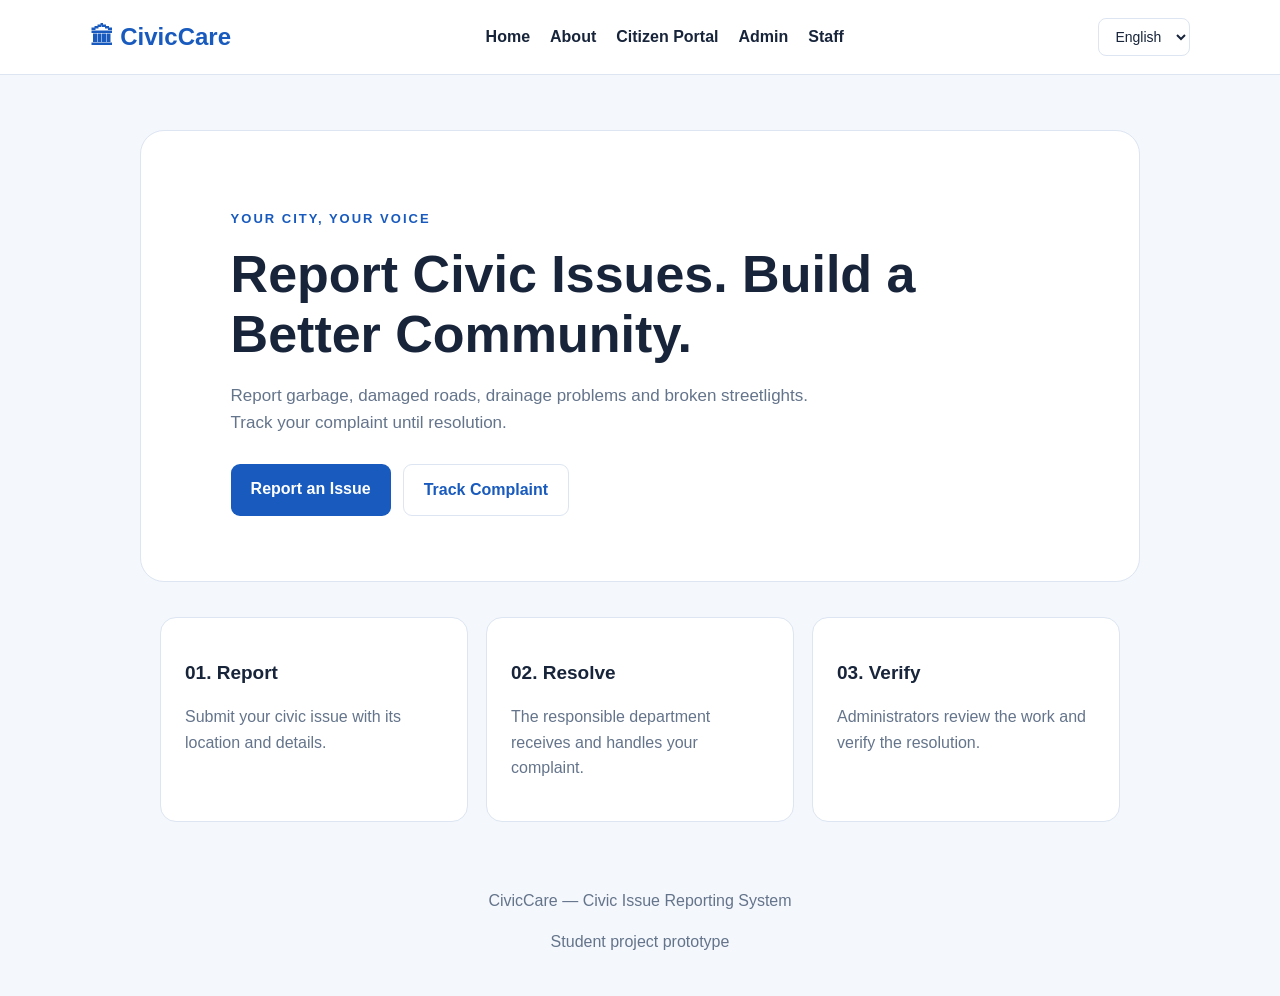
<file: index.html>
<!DOCTYPE html>
<html lang="en">
<head>
  <meta charset="UTF-8">
  <meta name="viewport" content="width=device-width, initial-scale=1.0">
  <title>CivicCare | Civic Issue Reporting</title>
  <link rel="stylesheet" href="style.css">
  <script src="script.js" defer></script>
</head>
<body>
  <header class="navbar">
    <a href="index.html" class="brand">🏛 CivicCare</a>

    <nav>
      <a href="#home" data-en="Home" data-ta="முகப்பு">Home</a>
      <a href="#about" data-en="About" data-ta="எங்களைப் பற்றி">About</a>
      <a href="citizen.html" data-en="Citizen Portal" data-ta="மக்கள் தளம்">Citizen Portal</a>
      <a href="admin.html" data-en="Admin" data-ta="நிர்வாகம்">Admin</a>
      <a href="department.html" data-en="Staff" data-ta="பணியாளர்">Staff</a>
    </nav>

    <select id="languageSelect" aria-label="Choose language">
      <option value="en">English</option>
      <option value="ta">தமிழ்</option>
    </select>
  </header>

  <main id="home" class="hero">
    <p class="eyebrow"
       data-en="YOUR CITY, YOUR VOICE"
       data-ta="உங்கள் நகரம், உங்கள் குரல்">
      YOUR CITY, YOUR VOICE
    </p>

    <h1 data-en="Report Civic Issues. Build a Better Community."
        data-ta="பொதுப் பிரச்சினைகளைப் பதிவு செய்யுங்கள். சிறந்த சமூகத்தை உருவாக்குங்கள்.">
      Report Civic Issues. Build a Better Community.
    </h1>

    <p class="hero-text"
       data-en="Report garbage, damaged roads, drainage problems and broken streetlights. Track your complaint until resolution."
       data-ta="குப்பைகள், சேதமடைந்த சாலைகள், வடிகால் பிரச்சினைகள் மற்றும் பழுதடைந்த தெருவிளக்குகளைப் பதிவு செய்யுங்கள். தீர்வு கிடைக்கும் வரை புகாரைக் கண்காணியுங்கள்.">
      Report garbage, damaged roads, drainage problems and
      broken streetlights. Track your complaint until resolution.
    </p>

    <div class="actions">
      <a class="button primary" href="citizen.html"
         data-en="Report an Issue"
         data-ta="பிரச்சினையைப் பதிவு செய்க">
        Report an Issue
      </a>

      <a class="button secondary" href="citizen.html#track"
         data-en="Track Complaint"
         data-ta="புகாரைக் கண்காணிக்க">
        Track Complaint
      </a>
    </div>
  </main>

  <section class="features" id="about">
    <article class="feature-card">
      <h2 data-en="01. Report" data-ta="01. புகார் பதிவு">01. Report</h2>
      <p data-en="Submit your civic issue with its location and details."
         data-ta="பிரச்சினையின் இடம் மற்றும் விவரங்களுடன் புகாரைப் பதிவு செய்யுங்கள்.">
        Submit your civic issue with its location and details.
      </p>
    </article>

    <article class="feature-card">
      <h2 data-en="02. Resolve" data-ta="02. தீர்வு">02. Resolve</h2>
      <p data-en="The responsible department receives and handles your complaint."
         data-ta="சம்பந்தப்பட்ட துறை உங்கள் புகாரைப் பெற்று நடவடிக்கை எடுக்கும்.">
        The responsible department receives and handles your complaint.
      </p>
    </article>

    <article class="feature-card">
      <h2 data-en="03. Verify" data-ta="03. சரிபார்ப்பு">03. Verify</h2>
      <p data-en="Administrators review the work and verify the resolution."
         data-ta="நிர்வாகிகள் பணியை ஆய்வு செய்து தீர்வைச் சரிபார்ப்பார்கள்.">
        Administrators review the work and verify the resolution.
      </p>
    </article>
  </section>

  <footer>
    <p data-en="CivicCare — Civic Issue Reporting System"
       data-ta="CivicCare — பொதுப் பிரச்சினைகள் புகார் அமைப்பு">
      CivicCare — Civic Issue Reporting System
    </p>
    <p data-en="Student project prototype"
       data-ta="மாணவர் திட்ட மாதிரி">
      Student project prototype
    </p>
  </footer>
</body>
</html>
</file>
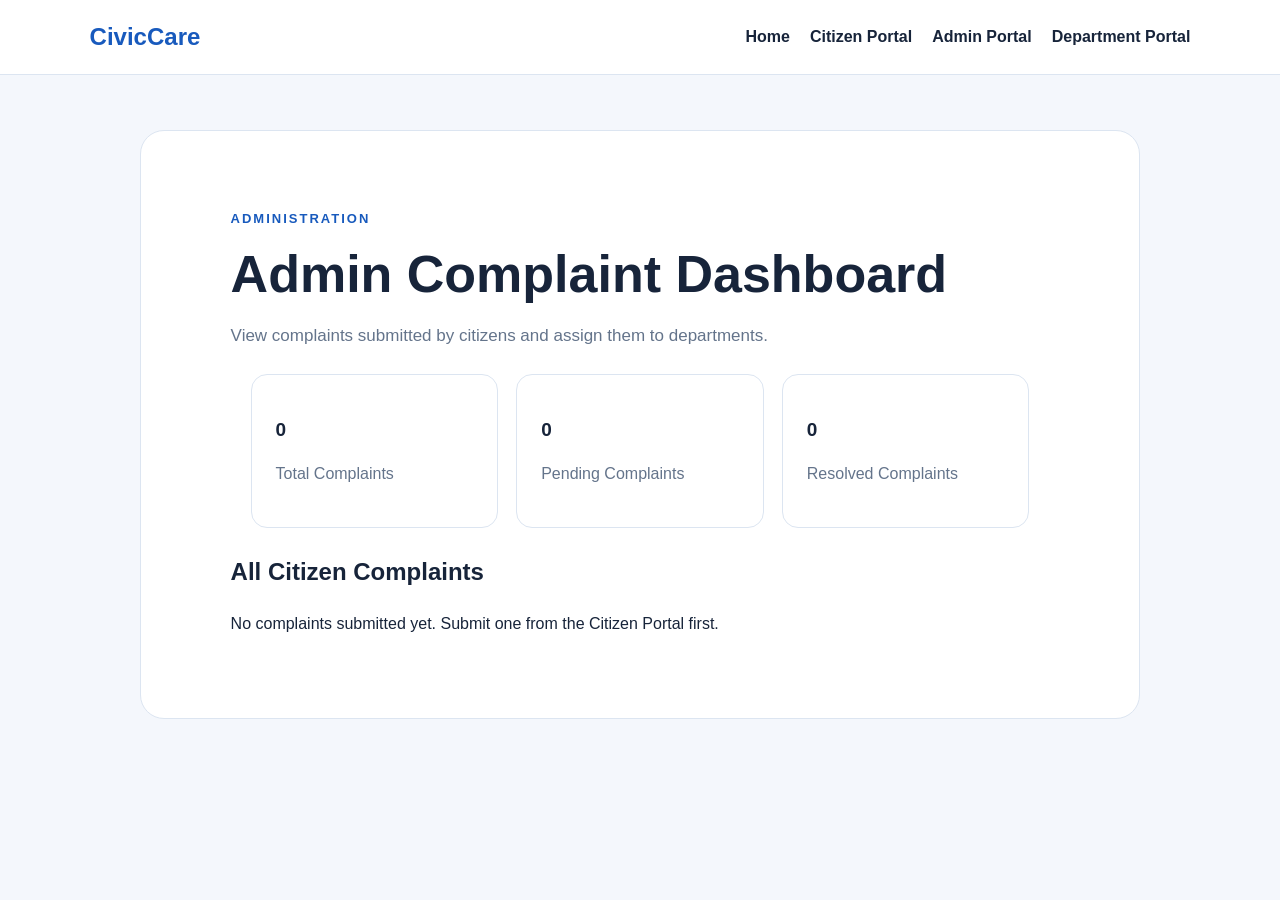
<file: admin.html>
<!DOCTYPE html>
<html lang="en">
<head>
  <meta charset="UTF-8">
  <meta name="viewport" content="width=device-width, initial-scale=1.0">
  <title>Admin Portal | CivicCare</title>
  <link rel="stylesheet" href="style.css">
  <script src="script.js" defer></script>
</head>
<body>
  <header class="navbar">
    <a href="index.html" class="brand">CivicCare</a>
    <nav>
      <a href="index.html">Home</a>
      <a href="citizen.html">Citizen Portal</a>
      <a href="admin.html">Admin Portal</a>
      <a href="department.html">Department Portal</a>
    </nav>
  </header>

  <main class="hero">
    <p class="eyebrow">ADMINISTRATION</p>
    <h1>Admin Complaint Dashboard</h1>
    <p class="hero-text">View complaints submitted by citizens and assign them to departments.</p>

    <section class="features">
      <article class="feature-card">
        <h2 id="totalCount">0</h2>
        <p>Total Complaints</p>
      </article>
      <article class="feature-card">
        <h2 id="pendingCount">0</h2>
        <p>Pending Complaints</p>
      </article>
      <article class="feature-card">
        <h2 id="resolvedCount">0</h2>
        <p>Resolved Complaints</p>
      </article>
    </section>

    <h2>All Citizen Complaints</h2>
    <p id="emptyMessage">No complaints submitted yet. Submit one from the Citizen Portal first.</p>
    <div id="complaintsList"></div>
  </main>
</body>
</html>
</file>
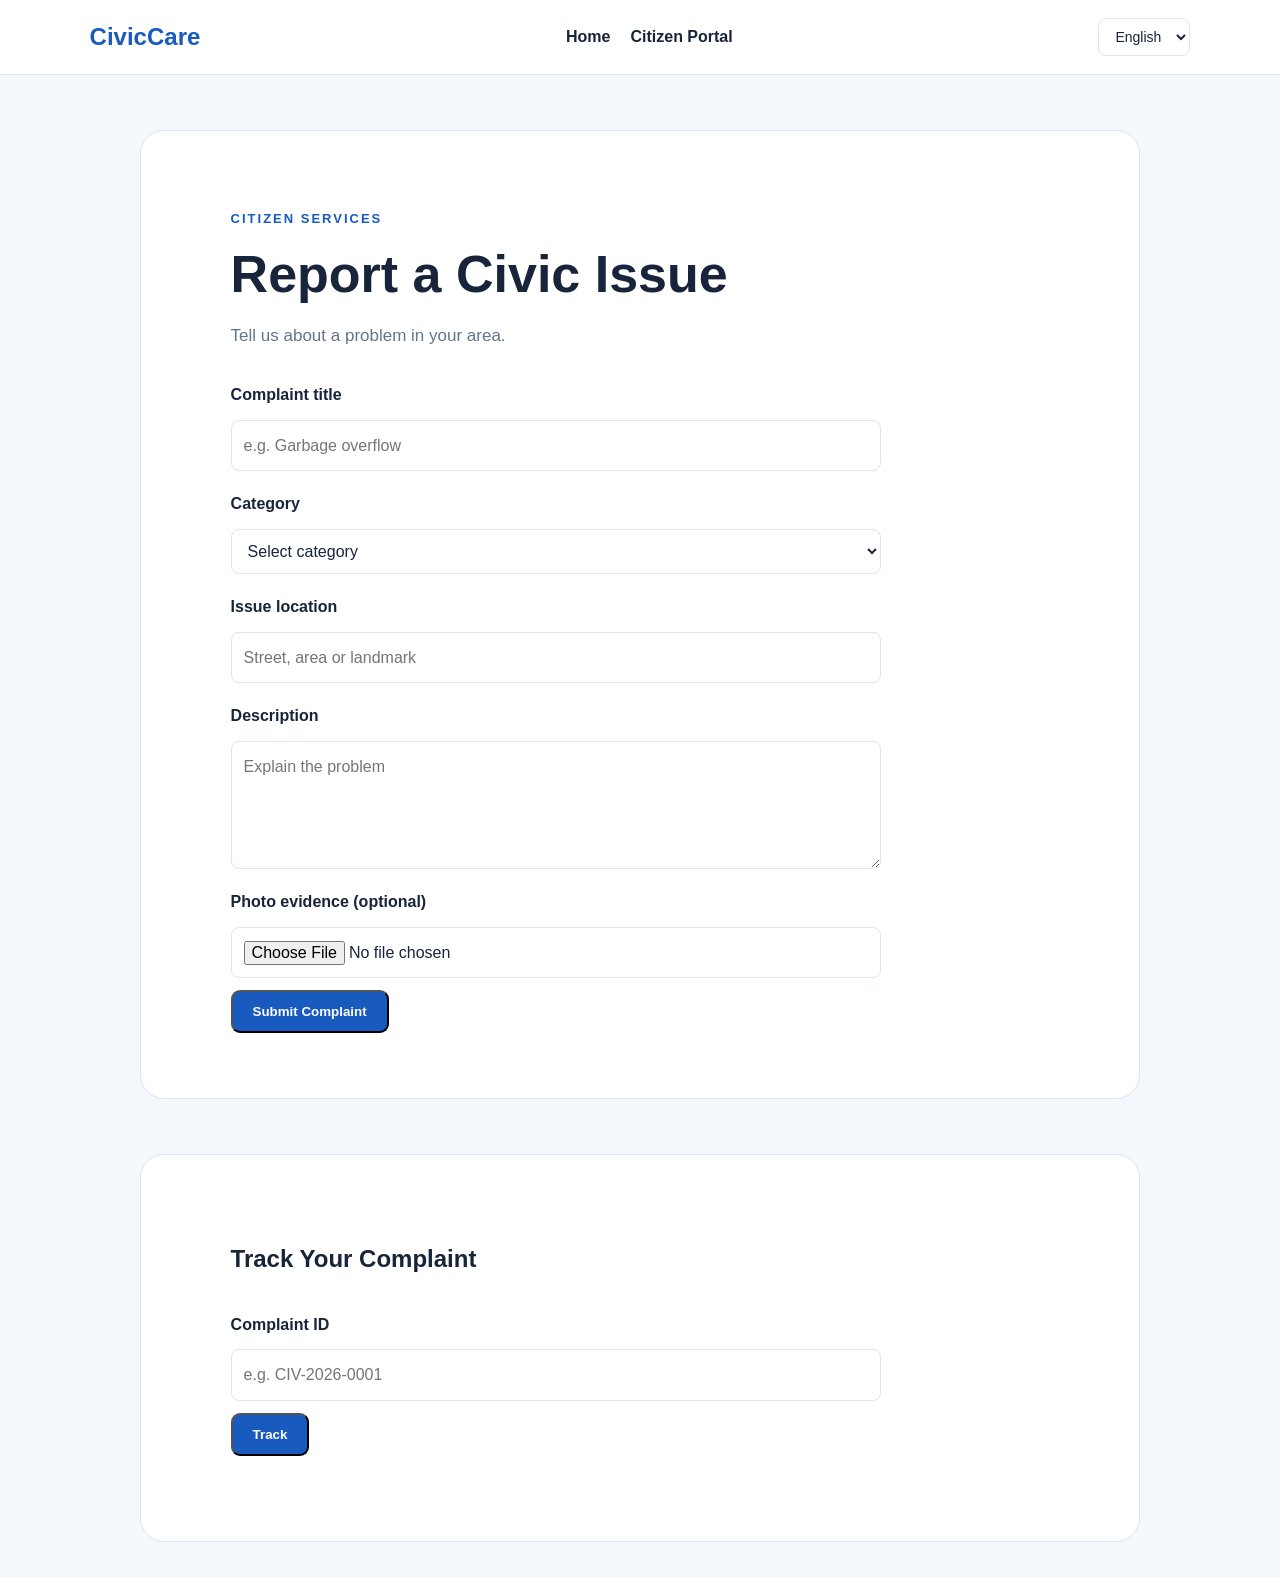
<file: citizen.html>
<!DOCTYPE html>
<html lang="en">
<head>
  <meta charset="UTF-8">
  <meta name="viewport" content="width=device-width, initial-scale=1.0">
  <title>Citizen Portal | CivicCare</title>
  <link rel="stylesheet" href="style.css">
  <script src="script.js" defer></script>
</head>
<body>
  <header class="navbar">
    <a href="index.html" class="brand">CivicCare</a>
    <nav>
      <a href="index.html">Home</a>
      <a href="citizen.html">Citizen Portal</a>
    </nav>
    <select id="languageSelect" aria-label="Choose language">
      <option value="en">English</option>
      <option value="ta">தமிழ்</option>
    </select>
  </header>

  <main class="hero">
    <p class="eyebrow">CITIZEN SERVICES</p>
    <h1 data-en="Report a Civic Issue"
        data-ta="பொதுப் பிரச்சினையைப் பதிவு செய்யுங்கள்">
      Report a Civic Issue
    </h1>
    <p class="hero-text"
       data-en="Tell us about a problem in your area."
       data-ta="உங்கள் பகுதியில் உள்ள பிரச்சினையைப் பற்றி தெரிவியுங்கள்.">
      Tell us about a problem in your area.
    </p>

    <form id="complaintForm" class="complaint-form">
      <label for="title">Complaint title</label>
      <input id="title" name="title" required
        placeholder="e.g. Garbage overflow">

      <label for="category">Category</label>
      <select id="category" name="category" required>
        <option value="">Select category</option>
        <option value="Sanitation">Garbage / Sanitation</option>
        <option value="Roads">Damaged road</option>
        <option value="Drainage">Drainage problem</option>
        <option value="Streetlights">Streetlight problem</option>
        <option value="Water Supply">Water supply</option>
        <option value="Other">Other</option>
      </select>

      <label for="location">Issue location</label>
      <input id="location" name="location" required
        placeholder="Street, area or landmark">

      <label for="description">Description</label>
      <textarea id="description" name="description" rows="4"
        required placeholder="Explain the problem"></textarea>

      <label for="evidence">Photo evidence (optional)</label>
      <input id="evidence" name="evidence" type="file"
        accept="image/*">

      <button class="button primary" type="submit">
        Submit Complaint
      </button>
    </form>

    <section id="successMessage" hidden aria-live="polite"></section>
  </main>

  <section class="hero" id="track">
    <h2>Track Your Complaint</h2>
    <form id="trackingForm" class="complaint-form">
      <label for="trackingId">Complaint ID</label>
      <input id="trackingId" required
        placeholder="e.g. CIV-2026-0001">
      <button class="button primary" type="submit">
        Track
      </button>
    </form>
    <div id="trackingResult" aria-live="polite"></div>
  </section>
</body>
</html>
</file>
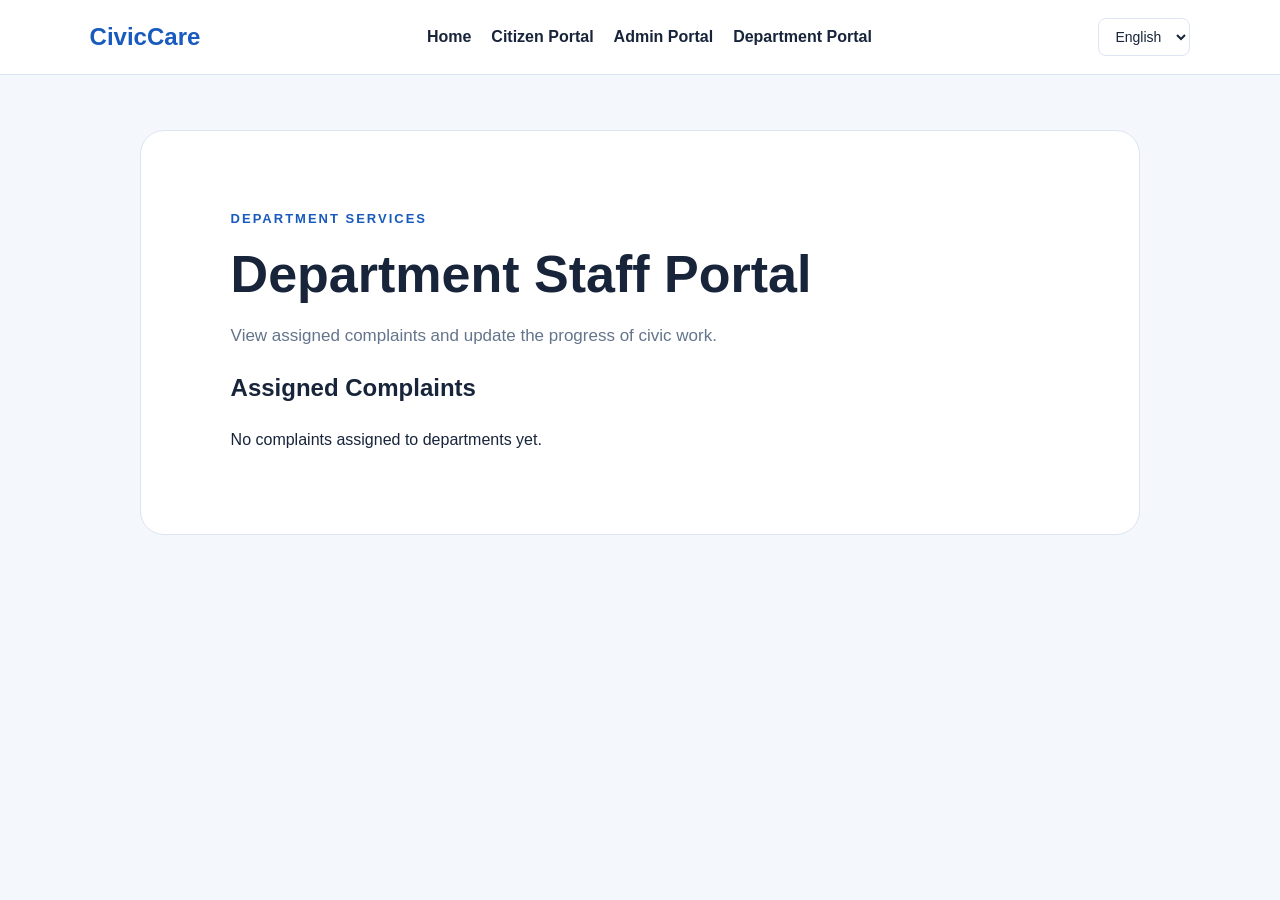
<file: department.html>
<!DOCTYPE html>
<html lang="en">
<head>
  <meta charset="UTF-8">
  <meta name="viewport" content="width=device-width, initial-scale=1.0">
  <title>Department Portal | CivicCare</title>
  <link rel="stylesheet" href="style.css">
  <script src="script.js" defer></script>
</head>
<body>
  <header class="navbar">
    <a href="index.html" class="brand">CivicCare</a>

    <nav>
      <a href="index.html">Home</a>
      <a href="citizen.html">Citizen Portal</a>
      <a href="admin.html">Admin Portal</a>
      <a href="department.html">Department Portal</a>
    </nav>

    <select id="languageSelect" aria-label="Choose language">
      <option value="en">English</option>
      <option value="ta">தமிழ்</option>
    </select>
  </header>

  <main class="hero">
    <p class="eyebrow">DEPARTMENT SERVICES</p>
    <h1>Department Staff Portal</h1>
    <p class="hero-text">
      View assigned complaints and update the progress of civic work.
    </p>

    <h2>Assigned Complaints</h2>
    <p id="departmentEmpty">No complaints assigned to departments yet.</p>
    <div id="departmentComplaints"></div>
  </main>
</body>
</html>
</file>
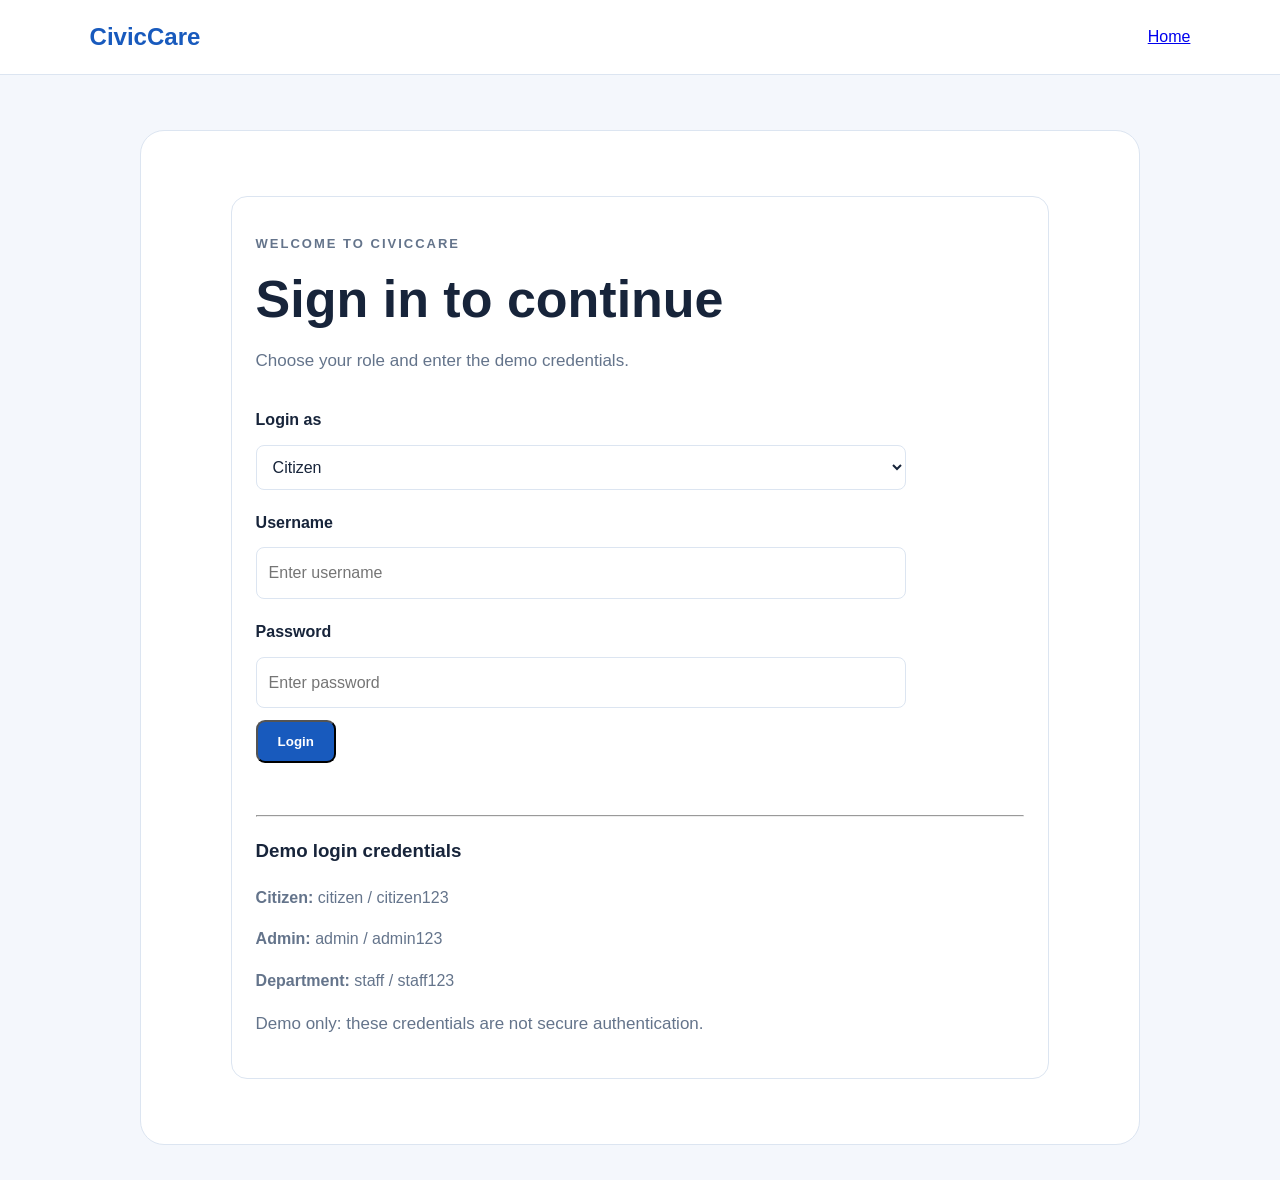
<file: login.html>
<!DOCTYPE html>
<html lang="en">
<head>
  <meta charset="UTF-8">
  <meta name="viewport" content="width=device-width, initial-scale=1.0">
  <title>Login | CivicCare</title>
  <link rel="stylesheet" href="style.css">
  <script src="script.js" defer></script>
</head>
<body>
  <header class="navbar">
    <a href="index.html" class="brand">CivicCare</a>
    <a href="index.html">Home</a>
  </header>

  <main class="hero">
    <section class="feature-card login-card">
      <p class="eyebrow">WELCOME TO CIVICCARE</p>
      <h1>Sign in to continue</h1>
      <p class="hero-text">Choose your role and enter the demo credentials.</p>

      <form id="loginForm" class="complaint-form">
        <label for="loginRole">Login as</label>
        <select id="loginRole" required>
          <option value="citizen">Citizen</option>
          <option value="admin">Administrator</option>
          <option value="department">Department Staff</option>
        </select>

        <label for="loginUsername">Username</label>
        <input id="loginUsername" required autocomplete="username"
               placeholder="Enter username">

        <label for="loginPassword">Password</label>
        <input id="loginPassword" type="password" required
               autocomplete="current-password" placeholder="Enter password">

        <button class="button primary" type="submit">Login</button>
        <p id="loginMessage" role="alert" aria-live="polite"></p>
      </form>

      <hr>
      <h3>Demo login credentials</h3>
      <p><strong>Citizen:</strong> citizen / citizen123</p>
      <p><strong>Admin:</strong> admin / admin123</p>
      <p><strong>Department:</strong> staff / staff123</p>
      <p class="hero-text">
        Demo only: these credentials are not secure authentication.
      </p>
    </section>
  </main>
</body>
</html>
</file>
<file: style.css>
:root {
  --primary: #185abd;
  --primary-dark: #104494;
  --background: #f4f7fc;
  --surface: #ffffff;
  --text: #17243a;
  --muted: #64748b;
  --border: #dce5f1;
}

* {
  box-sizing: border-box;
}

html {
  scroll-behavior: smooth;
}

body {
  margin: 0;
  font-family: Arial, Helvetica, sans-serif;
  background: var(--background);
  color: var(--text);
  line-height: 1.6;
}

.navbar {
  display: flex;
  justify-content: space-between;
  align-items: center;
  gap: 20px;
  padding: 18px 7%;
  background: var(--surface);
  border-bottom: 1px solid var(--border);
}

.brand {
  color: var(--primary);
  font-size: 24px;
  font-weight: 800;
  text-decoration: none;
}

nav {
  display: flex;
  flex-wrap: wrap;
  gap: 20px;
}

nav a {
  text-decoration: none;
  color: var(--text);
  font-weight: 600;
}

nav a:hover {
  color: var(--primary);
}

.hero {
  max-width: 1000px;
  margin: 55px auto 35px;
  padding: 65px 7%;
  background: var(--surface);
  border: 1px solid var(--border);
  border-radius: 24px;
}

.eyebrow {
  color: var(--primary);
  font-size: 13px;
  font-weight: 800;
  letter-spacing: 2px;
}

h1 {
  font-size: clamp(32px, 5vw, 52px);
  line-height: 1.15;
  margin: 15px 0;
}

.hero-text {
  max-width: 620px;
  color: var(--muted);
  font-size: 17px;
}

.actions {
  display: flex;
  flex-wrap: wrap;
  gap: 12px;
  margin-top: 28px;
}

.button {
  display: inline-block;
  padding: 12px 20px;
  border-radius: 9px;
  font-weight: 700;
  text-decoration: none;
}

.primary {
  background: var(--primary);
  color: white;
}

.primary:hover {
  background: var(--primary-dark);
}

.secondary {
  background: white;
  color: var(--primary);
  border: 1px solid var(--border);
}

.features {
  display: grid;
  grid-template-columns: repeat(3, minmax(0, 1fr));
  gap: 18px;
  max-width: 1000px;
  margin: 25px auto;
  padding: 0 20px;
}

.feature-card {
  background: var(--surface);
  padding: 24px;
  border: 1px solid var(--border);
  border-radius: 16px;
}

.feature-card h2 {
  font-size: 19px;
}

.feature-card p,
footer {
  color: var(--muted);
}

footer {
  text-align: center;
  padding: 25px;
}

@media (max-width: 650px) {
  .navbar {
    align-items: flex-start;
    flex-direction: column;
  }

  nav {
    gap: 12px;
  }

  .hero {
    margin: 20px 12px;
    padding: 30px 22px;
  }

  .features {
    grid-template-columns: 1fr;
    margin: 20px 0;
  }
}

#languageSelect {
  display: block;
  padding: 9px 12px;
  border: 1px solid #dce5f1;
  border-radius: 8px;
  background: white;
  color: #17243a;
  font-size: 14px;
}


@media (max-width: 650px) {
  #languageSelect {
    width: fit-content;
  }
}

.complaint-form {
  display: flex;
  flex-direction: column;
  gap: 12px;
  max-width: 650px;
  margin-top: 25px;
}

.complaint-form label {
  font-weight: 700;
  margin-top: 8px;
}

.complaint-form input,
.complaint-form select,
.complaint-form textarea {
  width: 100%;
  padding: 12px;
  border: 1px solid var(--border);
  border-radius: 8px;
  background: white;
  color: var(--text);
  font: inherit;
}

.complaint-form input:focus,
.complaint-form select:focus,
.complaint-form textarea:focus {
  outline: 2px solid var(--primary);
  outline-offset: 2px;
}

.complaint-form button {
  align-self: flex-start;
  cursor: pointer;
}

#successMessage,
#trackingResult {
  margin-top: 20px;
  overflow-wrap: anywhere;
}

#successMessage:not([hidden]) {
  padding: 16px;
  border: 1px solid #86cda0;
  border-radius: 10px;
  background: #eaf8ef;
  color: #17663a;
}

/* Complaint evidence photos */
#departmentComplaints .feature-card img,
#complaintsList .feature-card img {
  display: block;
  width: 100%;
  max-width: 900px;
  height: auto;
  max-height: 70vh;
  object-fit: contain;
  object-position: left center;
  margin: 16px 0;
  cursor: zoom-in;
  border-radius: 10px;
  background: #eef2f7;
}

/* Full-screen photo viewer */
.civic-photo-viewer {
  position: fixed;
  inset: 0;
  z-index: 10000;
  display: flex;
  align-items: center;
  justify-content: center;
  padding: 20px;
  background: rgba(0, 0, 0, 0.94);
  cursor: zoom-out;
}

.civic-photo-viewer img {
  display: block;
  max-width: 96vw;
  max-height: 92vh;
  width: auto;
  height: auto;
  object-fit: contain;
}

.civic-photo-close {
  position: absolute;
  top: 15px;
  right: 20px;
  color: white;
  background: #333;
  border: 0;
  border-radius: 8px;
  padding: 12px 16px;
  font-size: 18px;
  cursor: pointer;
}
</file>
